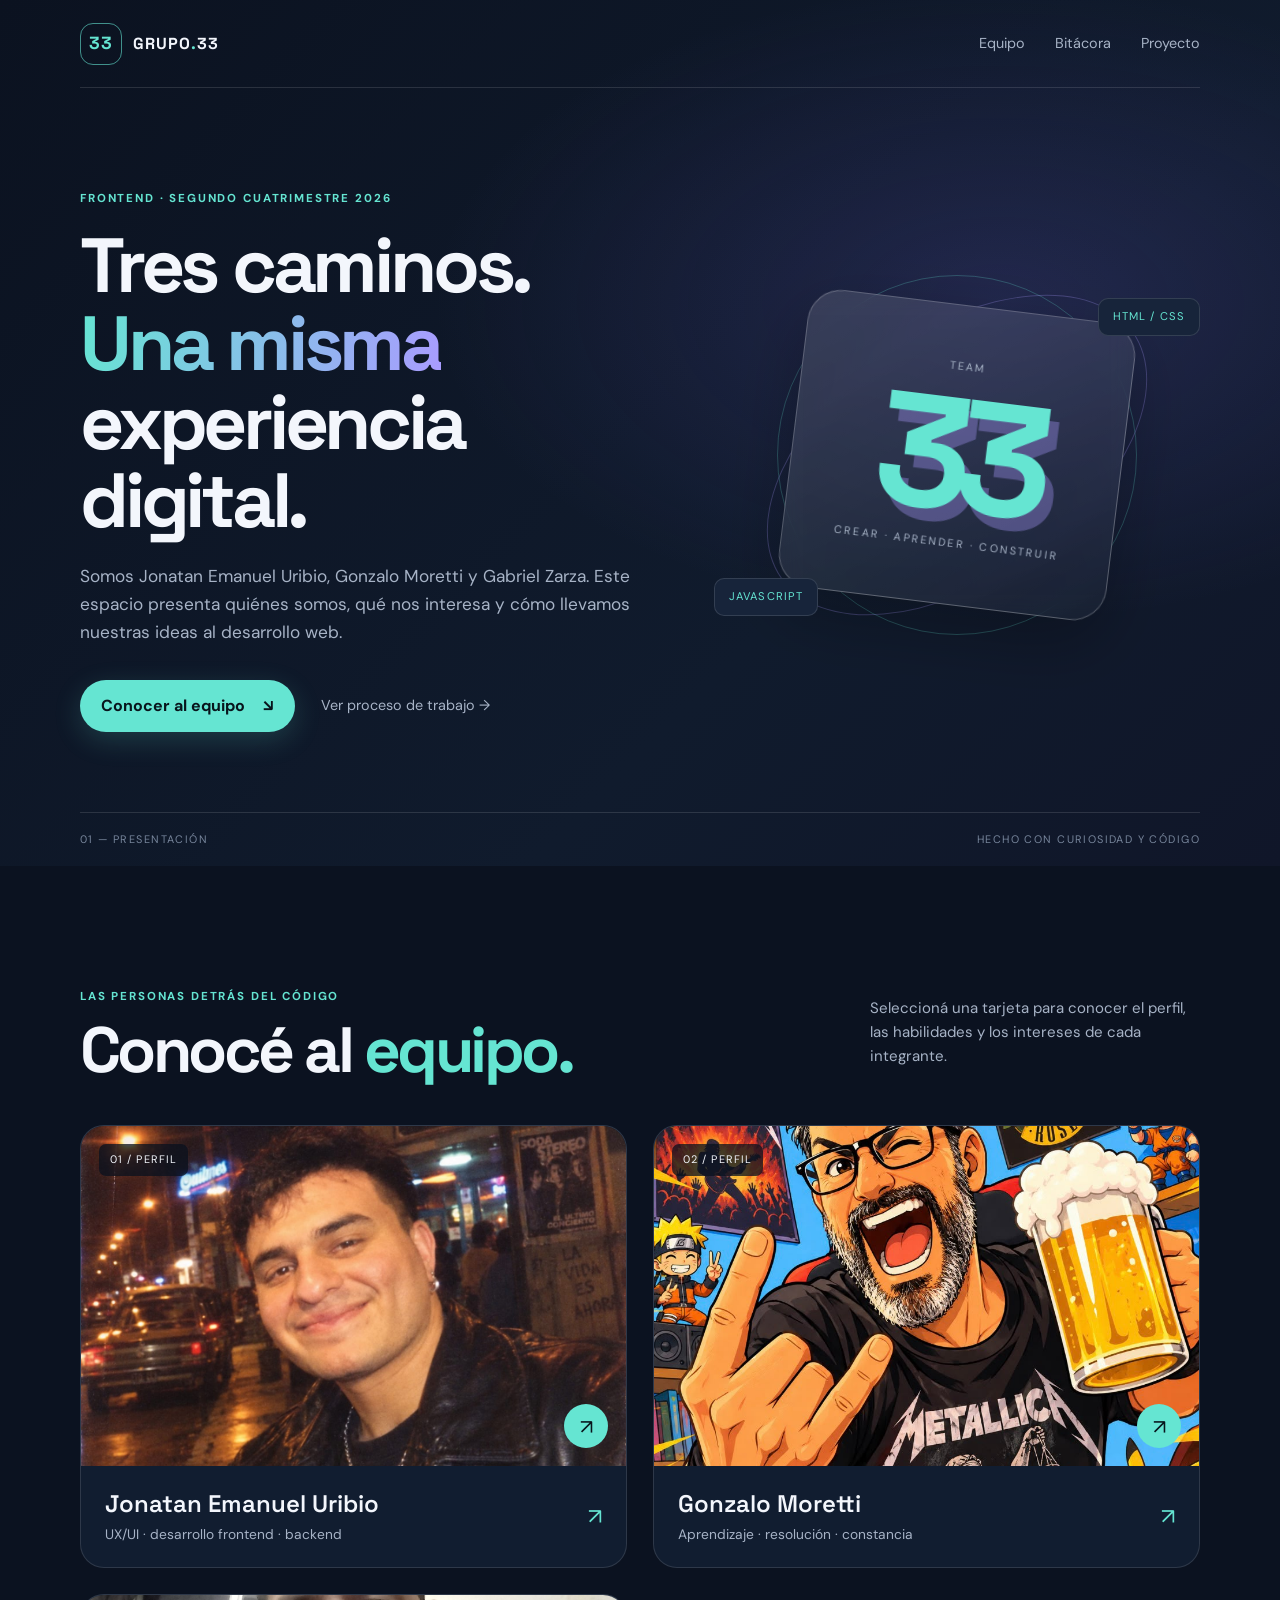
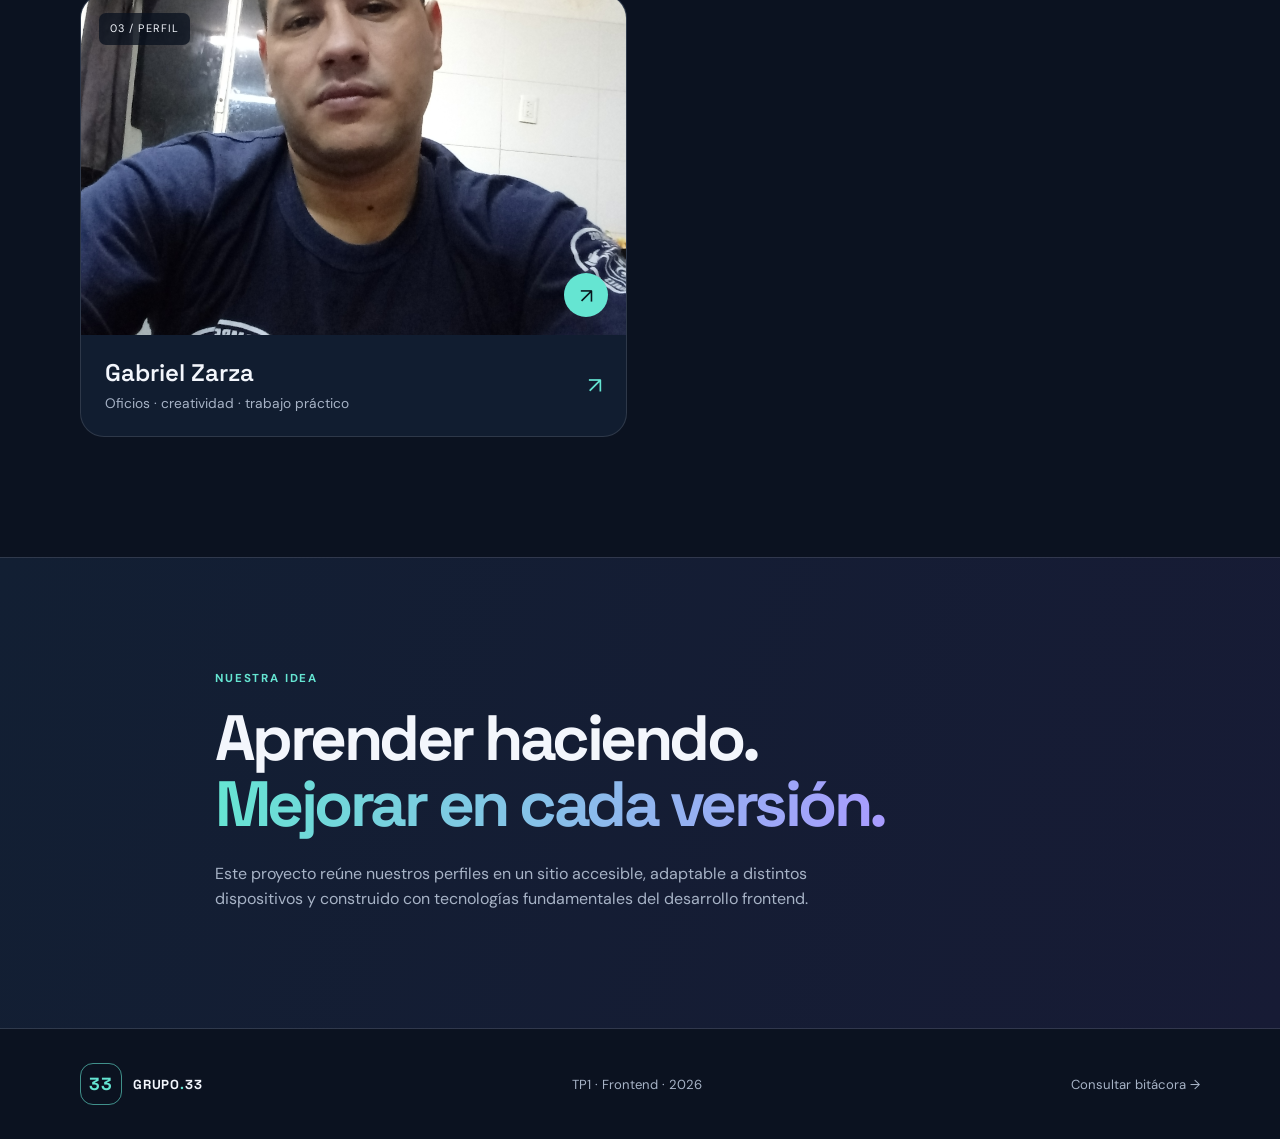
<file: index.html>
<!DOCTYPE html>
<html lang="es">
<head>
  <meta charset="UTF-8">
  <meta name="viewport" content="width=device-width, initial-scale=1">
  <meta name="description" content="Conocé a Jonatan Emanuel Uribio, Gonzalo Moretti y Gabriel Zarza, integrantes del Grupo 33 de Frontend.">
  <meta name="theme-color" content="#101827">
  <title>Grupo 33 | Frontend</title>
  <link rel="preconnect" href="https://fonts.googleapis.com">
  <link rel="preconnect" href="https://fonts.gstatic.com" crossorigin>
  <link href="https://fonts.googleapis.com/css2?family=DM+Sans:wght@400;500;600;700&family=Space+Grotesk:wght@500;600;700&display=swap" rel="stylesheet">
  <link rel="stylesheet" href="css/styles.css">
  <script src="js/main.js" defer></script>
</head>
<body>
  <a class="skip-link" href="#contenido">Saltar al contenido</a>
  <header class="hero">
    <nav class="nav wrap" aria-label="Navegación principal">
      <a class="brand" href="index.html"><span class="brand-mark">33</span><span>GRUPO<span class="accent">.</span>33</span></a>
      <div class="nav-links"><a href="#equipo">Equipo</a><a href="bitacora.html">Bitácora</a><a href="#proyecto">Proyecto</a></div>
    </nav>
    <div class="hero-grid wrap">
      <div class="hero-copy">
        <p class="eyebrow"><span class="pulse"></span> FRONTEND · SEGUNDO CUATRIMESTRE 2026</p>
        <h1>Tres caminos.<br><span class="gradient-text">Una misma</span><br>experiencia digital.</h1>
        <p class="hero-lead">Somos Jonatan Emanuel Uribio, Gonzalo Moretti y Gabriel Zarza. Este espacio presenta quiénes somos, qué nos interesa y cómo llevamos nuestras ideas al desarrollo web.</p>
        <div class="hero-actions"><a class="btn btn-primary" href="#equipo">Conocer al equipo <span>↘</span></a><a class="text-link" href="bitacora.html">Ver proceso de trabajo →</a></div>
      </div>
      <div class="hero-art" aria-label="Identidad gráfica del Grupo 33">
        <div class="orbit orbit-one"></div><div class="orbit orbit-two"></div>
        <div class="number-card"><span class="number-label">TEAM</span><strong>33</strong><span class="number-foot">CREAR · APRENDER · CONSTRUIR</span></div>
        <span class="art-tag tag-top">HTML / CSS</span><span class="art-tag tag-bottom">JAVASCRIPT</span>
      </div>
    </div>
    <div class="hero-bottom wrap"><span>01 — PRESENTACIÓN</span><span>HECHO CON CURIOSIDAD Y CÓDIGO</span></div>
  </header>
  <main id="contenido">
    <section class="section wrap" id="equipo">
      <div class="section-heading"><div><p class="eyebrow">LAS PERSONAS DETRÁS DEL CÓDIGO</p><h2>Conocé al <span class="accent">equipo.</span></h2></div><p class="section-note">Seleccioná una tarjeta para conocer el perfil, las habilidades y los intereses de cada integrante.</p></div>
      <div class="team-grid">
        <article class="member-card">
          <a class="member-link" href="perfiles/jonatan.html" aria-label="Ver perfil de Jonatan Emanuel Uribio">
            <div class="member-photo"><img src="imgs/jonatan.jpeg" alt="Fotografía de Jonatan Emanuel Uribio"><span class="member-index">01 / PERFIL</span><span class="arrow-circle">↗</span></div>
            <div class="member-info"><div><h3>Jonatan Emanuel Uribio</h3><p>UX/UI · desarrollo frontend · backend</p></div><span class="member-arrow">↗</span></div>
          </a>
        </article>
        <article class="member-card">
          <a class="member-link" href="perfiles/gonzalo.html" aria-label="Ver perfil de Gonzalo Moretti">
            <div class="member-photo"><img src="imgs/gonzalo.jpg" alt="Fotografía de Gonzalo Moretti"><span class="member-index">02 / PERFIL</span><span class="arrow-circle">↗</span></div>
            <div class="member-info"><div><h3>Gonzalo Moretti</h3><p>Aprendizaje · resolución · constancia</p></div><span class="member-arrow">↗</span></div>
          </a>
        </article>
        <article class="member-card">
          <a class="member-link" href="perfiles/gabriel.html" aria-label="Ver perfil de Gabriel Zarza">
            <div class="member-photo"><img src="imgs/gabriel.jpg" alt="Fotografía de Gabriel Zarza"><span class="member-index">03 / PERFIL</span><span class="arrow-circle">↗</span></div>
            <div class="member-info"><div><h3>Gabriel Zarza</h3><p>Oficios · creatividad · trabajo práctico</p></div><span class="member-arrow">↗</span></div>
          </a>
        </article>
      </div>
    </section>
    <section class="statement" id="proyecto"><div class="wrap statement-inner"><p class="eyebrow">NUESTRA IDEA</p><h2>Aprender haciendo.<br><span class="gradient-text">Mejorar en cada versión.</span></h2><p>Este proyecto reúne nuestros perfiles en un sitio accesible, adaptable a distintos dispositivos y construido con tecnologías fundamentales del desarrollo frontend.</p></div></section>
  </main>
  <footer class="footer wrap"><a class="brand" href="index.html"><span class="brand-mark">33</span><span>GRUPO<span class="accent">.</span>33</span></a><span>TP1 · Frontend · 2026</span><a href="bitacora.html">Consultar bitácora →</a></footer>
</body>
</html>
</file>
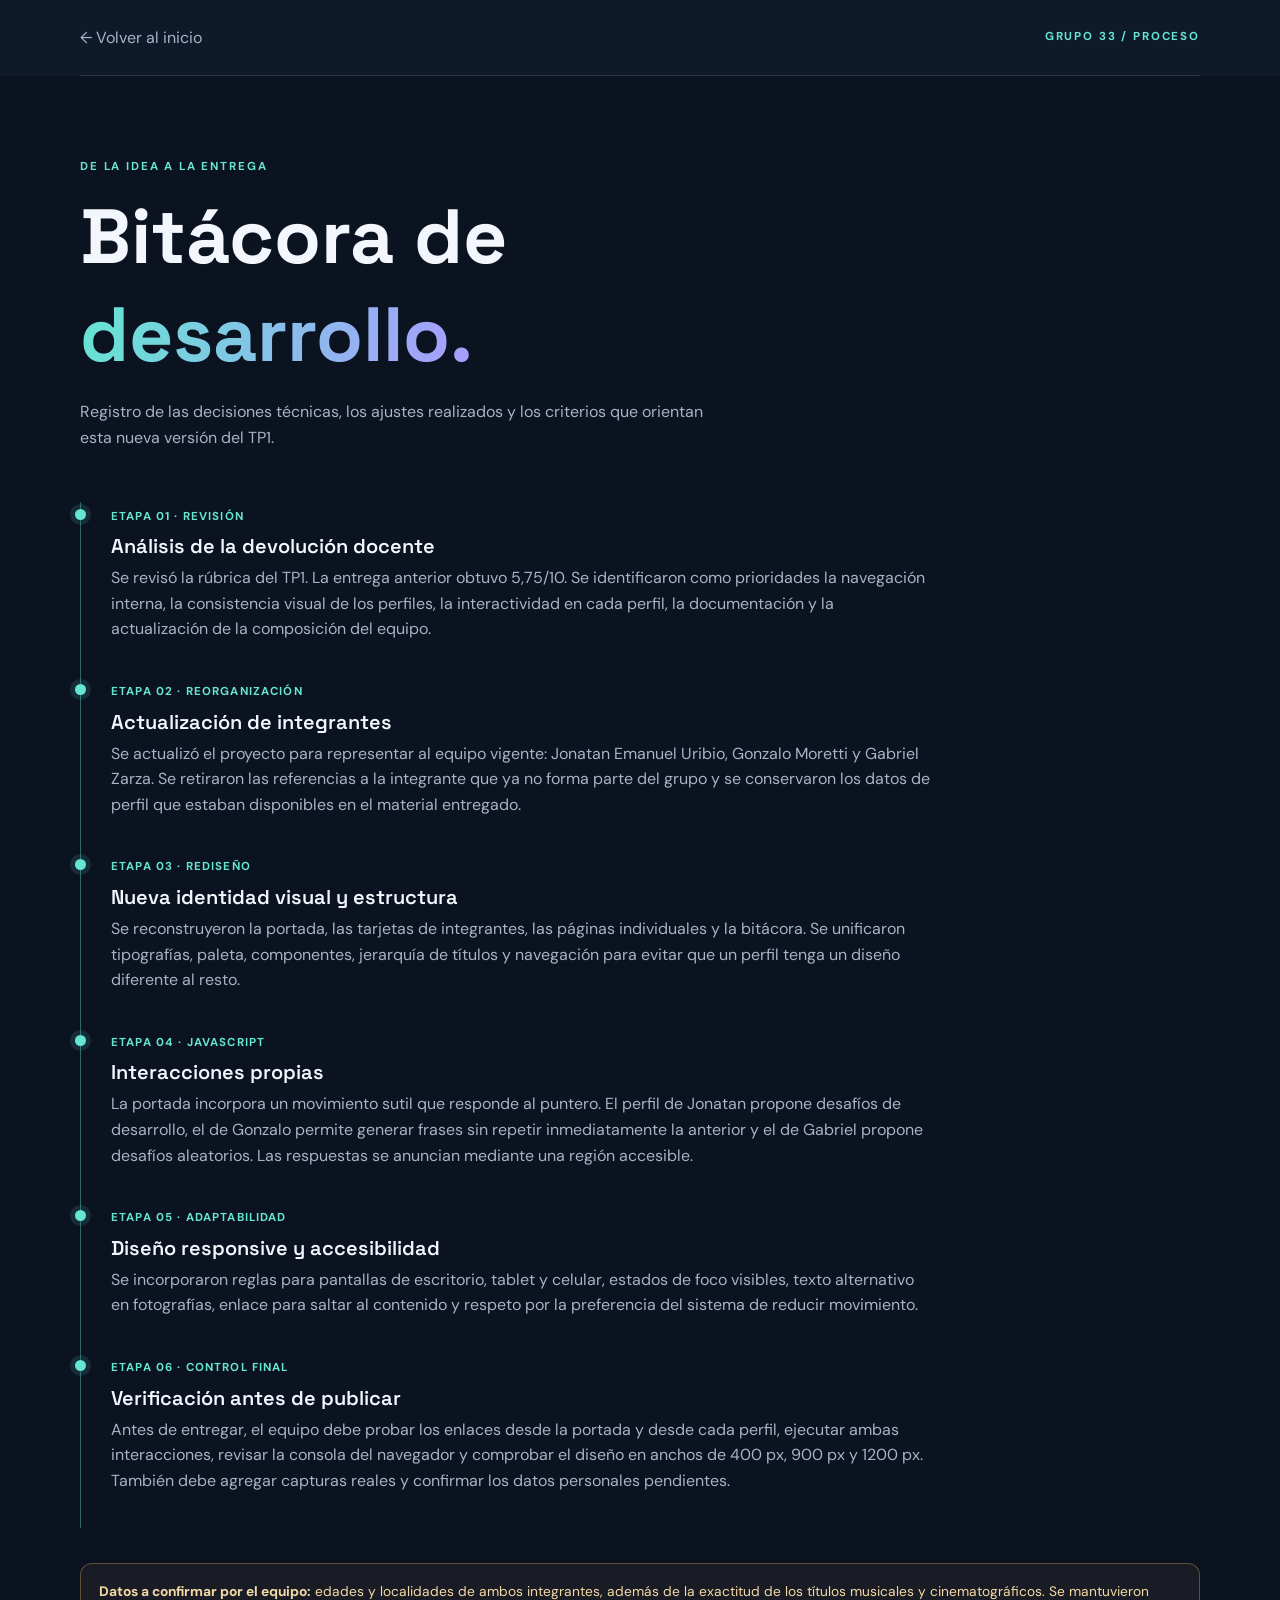
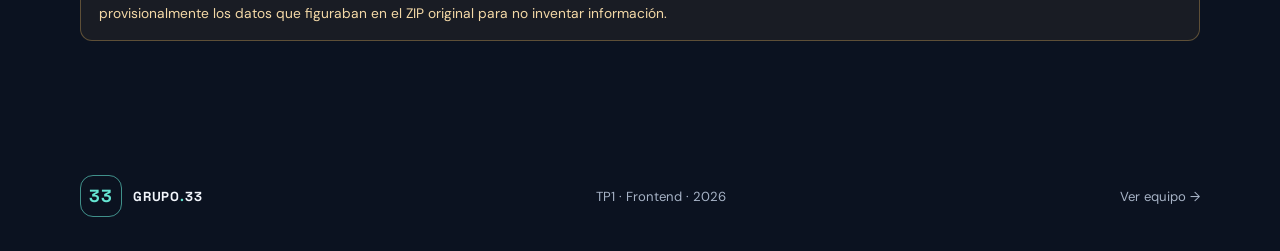
<file: bitacora.html>
<!DOCTYPE html>
<html lang="es"><head><meta charset="UTF-8"><meta name="viewport" content="width=device-width, initial-scale=1"><meta name="description" content="Bitácora de desarrollo del TP1 del Grupo 33."><title>Bitácora | Grupo 33</title><link rel="preconnect" href="https://fonts.googleapis.com"><link rel="preconnect" href="https://fonts.gstatic.com" crossorigin><link href="https://fonts.googleapis.com/css2?family=DM+Sans:wght@400;500;600;700&family=Space+Grotesk:wght@500;600;700&display=swap" rel="stylesheet"><link rel="stylesheet" href="css/styles.css"></head>
<body><a class="skip-link" href="#contenido">Saltar al contenido</a><header class="profile-header"><nav class="wrap profile-nav"><a class="back-link" href="index.html">← Volver al inicio</a><span class="eyebrow">GRUPO 33 / PROCESO</span></nav></header>
<main id="contenido" class="wrap log-main"><p class="eyebrow">DE LA IDEA A LA ENTREGA</p><h1>Bitácora de<br><span class="gradient-text">desarrollo.</span></h1><p class="log-intro">Registro de las decisiones técnicas, los ajustes realizados y los criterios que orientan esta nueva versión del TP1.</p>
<ol class="timeline">
<li><time>ETAPA 01 · REVISIÓN</time><h2>Análisis de la devolución docente</h2><p>Se revisó la rúbrica del TP1. La entrega anterior obtuvo 5,75/10. Se identificaron como prioridades la navegación interna, la consistencia visual de los perfiles, la interactividad en cada perfil, la documentación y la actualización de la composición del equipo.</p></li>
<li><time>ETAPA 02 · REORGANIZACIÓN</time><h2>Actualización de integrantes</h2><p>Se actualizó el proyecto para representar al equipo vigente: Jonatan Emanuel Uribio, Gonzalo Moretti y Gabriel Zarza. Se retiraron las referencias a la integrante que ya no forma parte del grupo y se conservaron los datos de perfil que estaban disponibles en el material entregado.</p></li>
<li><time>ETAPA 03 · REDISEÑO</time><h2>Nueva identidad visual y estructura</h2><p>Se reconstruyeron la portada, las tarjetas de integrantes, las páginas individuales y la bitácora. Se unificaron tipografías, paleta, componentes, jerarquía de títulos y navegación para evitar que un perfil tenga un diseño diferente al resto.</p></li>
<li><time>ETAPA 04 · JAVASCRIPT</time><h2>Interacciones propias</h2><p>La portada incorpora un movimiento sutil que responde al puntero. El perfil de Jonatan propone desafíos de desarrollo, el de Gonzalo permite generar frases sin repetir inmediatamente la anterior y el de Gabriel propone desafíos aleatorios. Las respuestas se anuncian mediante una región accesible.</p></li>
<li><time>ETAPA 05 · ADAPTABILIDAD</time><h2>Diseño responsive y accesibilidad</h2><p>Se incorporaron reglas para pantallas de escritorio, tablet y celular, estados de foco visibles, texto alternativo en fotografías, enlace para saltar al contenido y respeto por la preferencia del sistema de reducir movimiento.</p></li>
<li><time>ETAPA 06 · CONTROL FINAL</time><h2>Verificación antes de publicar</h2><p>Antes de entregar, el equipo debe probar los enlaces desde la portada y desde cada perfil, ejecutar ambas interacciones, revisar la consola del navegador y comprobar el diseño en anchos de 400 px, 900 px y 1200 px. También debe agregar capturas reales y confirmar los datos personales pendientes.</p></li>
</ol>
<div class="note"><strong>Datos a confirmar por el equipo:</strong> edades y localidades de ambos integrantes, además de la exactitud de los títulos musicales y cinematográficos. Se mantuvieron provisionalmente los datos que figuraban en el ZIP original para no inventar información.</div>
</main><footer class="footer wrap"><a class="brand" href="index.html"><span class="brand-mark">33</span><span>GRUPO<span class="accent">.</span>33</span></a><span>TP1 · Frontend · 2026</span><a href="index.html#equipo">Ver equipo →</a></footer></body></html>
</file>
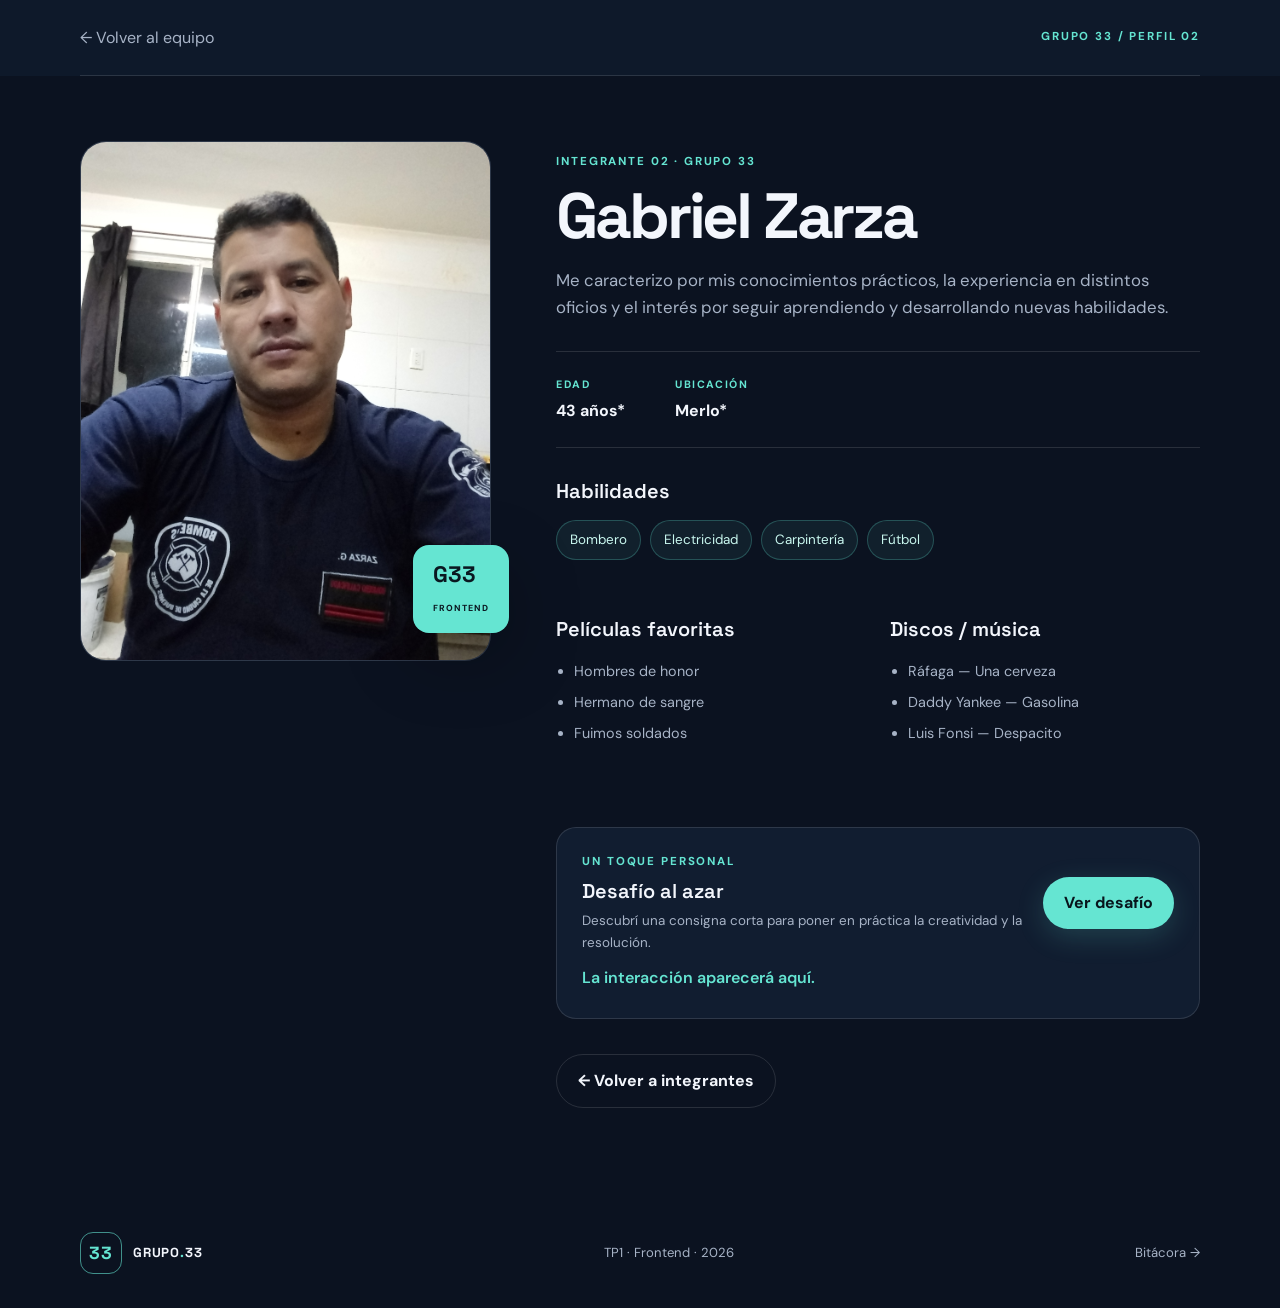
<file: perfiles/gabriel.html>
<!DOCTYPE html>
<html lang="es">
<head>
<meta charset="UTF-8"><meta name="viewport" content="width=device-width, initial-scale=1">
<meta name="description" content="Perfil de Gabriel Zarza, integrante del Grupo 33 de Frontend.">
<title>Gabriel Zarza | Grupo 33</title>
<link rel="preconnect" href="https://fonts.googleapis.com"><link rel="preconnect" href="https://fonts.gstatic.com" crossorigin>
<link href="https://fonts.googleapis.com/css2?family=DM+Sans:wght@400;500;600;700&family=Space+Grotesk:wght@500;600;700&display=swap" rel="stylesheet">
<link rel="stylesheet" href="../css/styles.css"><script src="../js/profile.js" defer></script>
</head>
<body><a class="skip-link" href="#contenido">Saltar al contenido</a>
<header class="profile-header"><div class="wrap profile-nav"><a class="back-link" href="../index.html">← Volver al equipo</a><span class="eyebrow">GRUPO 33 / PERFIL 02</span></div></header>
<main id="contenido" class="wrap profile-main">
<section class="profile-layout">
<div class="profile-visual"><img class="profile-portrait" src="../imgs/gabriel.jpg" alt="Fotografía de Gabriel Zarza"><div class="profile-stamp">G33<br><small>FRONTEND</small></div></div>
<div class="profile-content"><p class="eyebrow">INTEGRANTE 02 · GRUPO 33</p><h1>Gabriel Zarza</h1><p class="profile-intro">Me caracterizo por mis conocimientos prácticos, la experiencia en distintos oficios y el interés por seguir aprendiendo y desarrollando nuevas habilidades.</p>
<div class="facts"><div><span>EDAD</span><strong>43 años*</strong></div><div><span>UBICACIÓN</span><strong>Merlo*</strong></div></div>
<section class="profile-block"><h2>Habilidades</h2><ul class="chips"><li>Bombero</li><li>Electricidad</li><li>Carpintería</li><li>Fútbol</li></ul></section>
<div class="profile-columns"><section class="profile-block"><h2>Películas favoritas</h2><ul class="simple-list"><li>Hombres de honor</li><li>Hermano de sangre</li><li>Fuimos soldados</li></ul></section><section class="profile-block"><h2>Discos / música</h2><ul class="simple-list"><li>Ráfaga — Una cerveza</li><li>Daddy Yankee — Gasolina</li><li>Luis Fonsi — Despacito</li></ul></section></div>
<section class="interactive-box"><div><p class="eyebrow">UN TOQUE PERSONAL</p><h2>Desafío al azar</h2><p>Descubrí una consigna corta para poner en práctica la creatividad y la resolución.</p></div><button class="btn btn-primary interaction-button" type="button" data-action="challenge">Ver desafío</button><p class="interaction-result" aria-live="polite">La interacción aparecerá aquí.</p></section>
<a class="btn btn-outline" href="../index.html#equipo">← Volver a integrantes</a>
</div></section></main>
<footer class="footer wrap"><a class="brand" href="../index.html"><span class="brand-mark">33</span><span>GRUPO<span class="accent">.</span>33</span></a><span>TP1 · Frontend · 2026</span><a href="../bitacora.html">Bitácora →</a></footer>
</body></html>
</file>
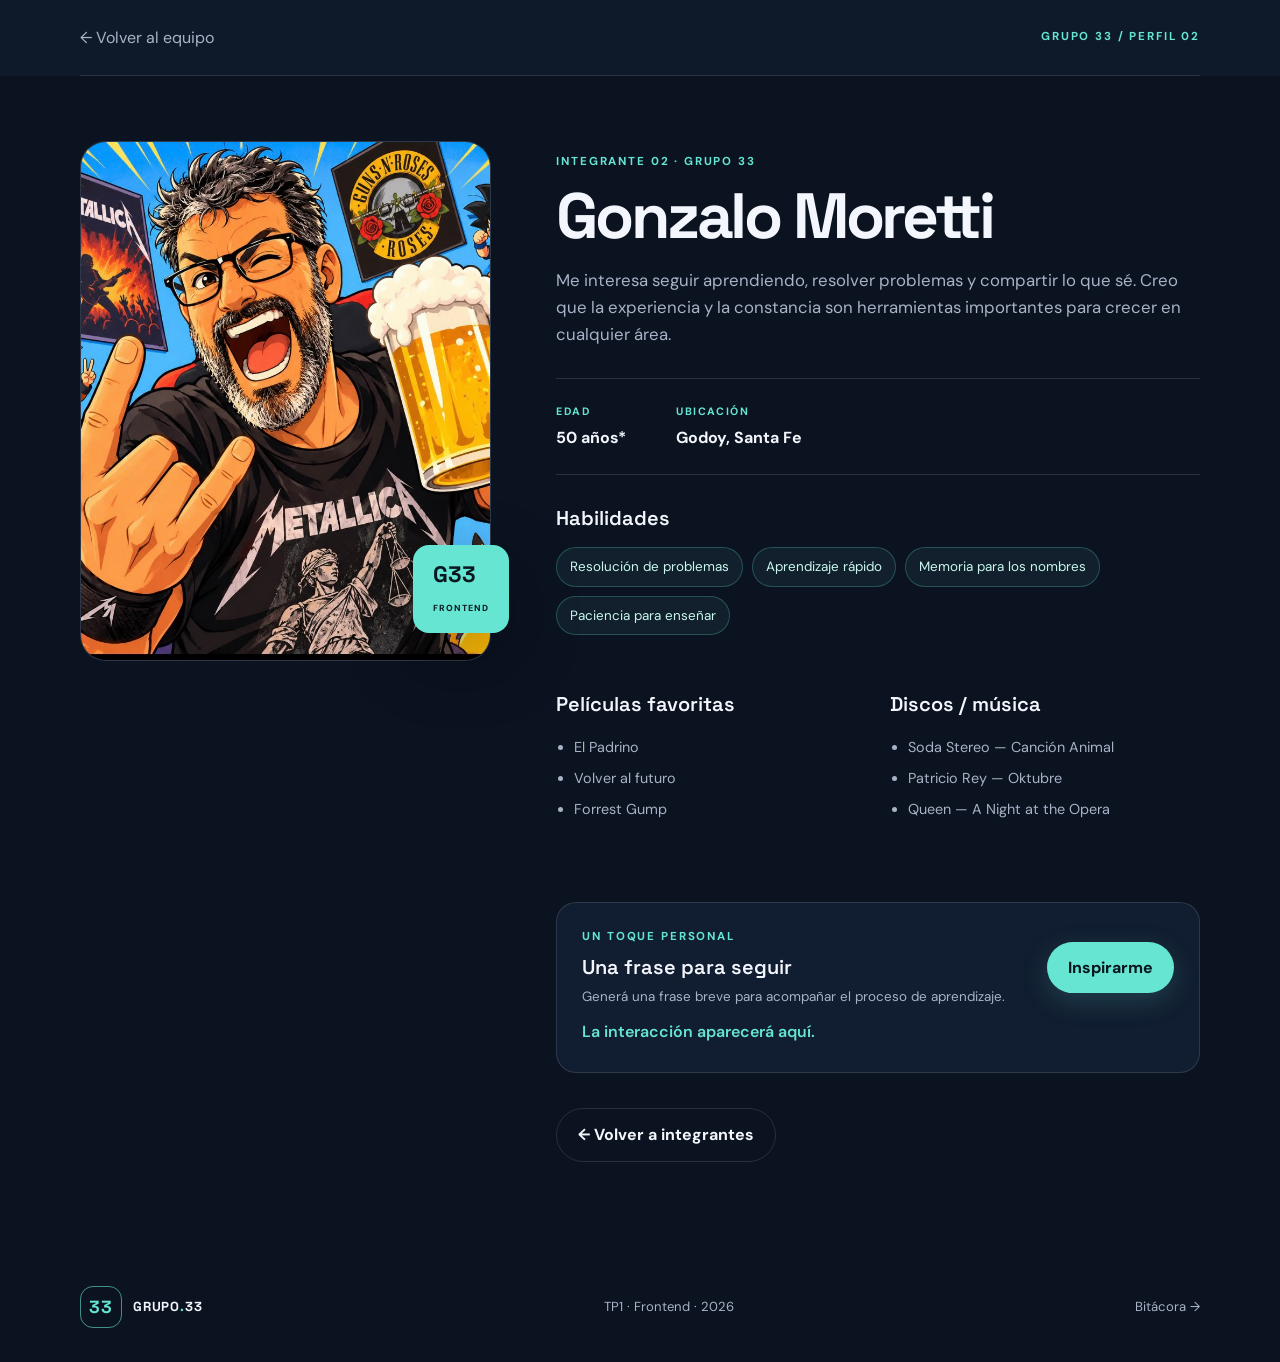
<file: perfiles/gonzalo.html>
<!DOCTYPE html>
<html lang="es">
<head>
<meta charset="UTF-8"><meta name="viewport" content="width=device-width, initial-scale=1">
<meta name="description" content="Perfil de Gonzalo Moretti, integrante del Grupo 33 de Frontend.">
<title>Gonzalo Moretti | Grupo 33</title>
<link rel="preconnect" href="https://fonts.googleapis.com"><link rel="preconnect" href="https://fonts.gstatic.com" crossorigin>
<link href="https://fonts.googleapis.com/css2?family=DM+Sans:wght@400;500;600;700&family=Space+Grotesk:wght@500;600;700&display=swap" rel="stylesheet">
<link rel="stylesheet" href="../css/styles.css"><script src="../js/profile.js" defer></script>
</head>
<body><a class="skip-link" href="#contenido">Saltar al contenido</a>
<header class="profile-header"><div class="wrap profile-nav"><a class="back-link" href="../index.html">← Volver al equipo</a><span class="eyebrow">GRUPO 33 / PERFIL 02</span></div></header>
<main id="contenido" class="wrap profile-main">
<section class="profile-layout">
<div class="profile-visual"><img class="profile-portrait" src="../imgs/gonzalo.jpg" alt="Fotografía de Gonzalo Moretti"><div class="profile-stamp">G33<br><small>FRONTEND</small></div></div>
<div class="profile-content"><p class="eyebrow">INTEGRANTE 02 · GRUPO 33</p><h1>Gonzalo Moretti</h1><p class="profile-intro">Me interesa seguir aprendiendo, resolver problemas y compartir lo que sé. Creo que la experiencia y la constancia son herramientas importantes para crecer en cualquier área.</p>
<div class="facts"><div><span>EDAD</span><strong>50 años*</strong></div><div><span>UBICACIÓN</span><strong>Godoy, Santa Fe</strong></div></div>
<section class="profile-block"><h2>Habilidades</h2><ul class="chips"><li>Resolución de problemas</li><li>Aprendizaje rápido</li><li>Memoria para los nombres</li><li>Paciencia para enseñar</li></ul></section>
<div class="profile-columns"><section class="profile-block"><h2>Películas favoritas</h2><ul class="simple-list"><li>El Padrino</li><li>Volver al futuro</li><li>Forrest Gump</li></ul></section><section class="profile-block"><h2>Discos / música</h2><ul class="simple-list"><li>Soda Stereo — Canción Animal</li><li>Patricio Rey — Oktubre</li><li>Queen — A Night at the Opera</li></ul></section></div>
<section class="interactive-box"><div><p class="eyebrow">UN TOQUE PERSONAL</p><h2>Una frase para seguir</h2><p>Generá una frase breve para acompañar el proceso de aprendizaje.</p></div><button class="btn btn-primary interaction-button" type="button" data-action="quote">Inspirarme</button><p class="interaction-result" aria-live="polite">La interacción aparecerá aquí.</p></section>
<a class="btn btn-outline" href="../index.html#equipo">← Volver a integrantes</a>
</div></section></main>
<footer class="footer wrap"><a class="brand" href="../index.html"><span class="brand-mark">33</span><span>GRUPO<span class="accent">.</span>33</span></a><span>TP1 · Frontend · 2026</span><a href="../bitacora.html">Bitácora →</a></footer>
</body></html>
</file>
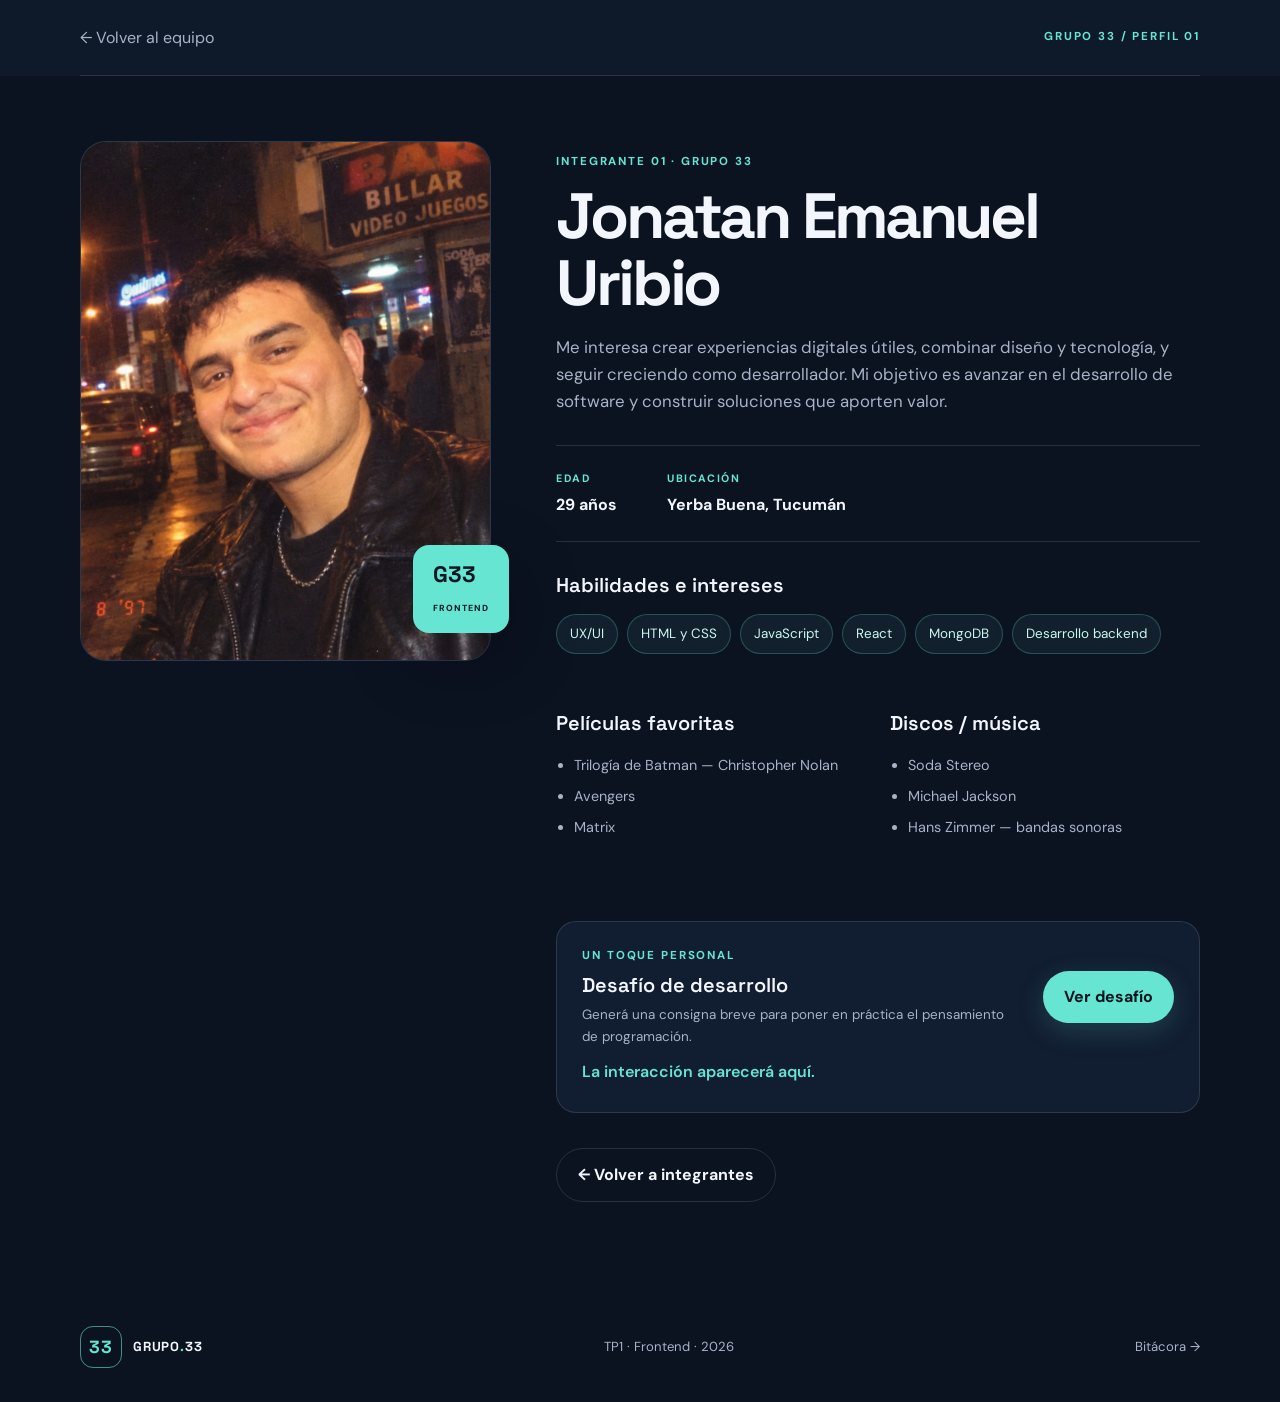
<file: perfiles/jonatan.html>
<!DOCTYPE html>
<html lang="es">
<head>
<meta charset="UTF-8"><meta name="viewport" content="width=device-width, initial-scale=1">
<meta name="description" content="Perfil de Jonatan Emanuel Uribio, integrante del Grupo 33 de Frontend.">
<title>Jonatan Emanuel Uribio | Grupo 33</title>
<link rel="preconnect" href="https://fonts.googleapis.com"><link rel="preconnect" href="https://fonts.gstatic.com" crossorigin>
<link href="https://fonts.googleapis.com/css2?family=DM+Sans:wght@400;500;600;700&family=Space+Grotesk:wght@500;600;700&display=swap" rel="stylesheet">
<link rel="stylesheet" href="../css/styles.css"><script src="../js/profile.js" defer></script>
</head>
<body><a class="skip-link" href="#contenido">Saltar al contenido</a>
<header class="profile-header"><div class="wrap profile-nav"><a class="back-link" href="../index.html">← Volver al equipo</a><span class="eyebrow">GRUPO 33 / PERFIL 01</span></div></header>
<main id="contenido" class="wrap profile-main">
<section class="profile-layout">
<div class="profile-visual"><img class="profile-portrait" src="../imgs/jonatan.jpeg" alt="Fotografía de Jonatan Emanuel Uribio"><div class="profile-stamp">G33<br><small>FRONTEND</small></div></div>
<div class="profile-content"><p class="eyebrow">INTEGRANTE 01 · GRUPO 33</p><h1>Jonatan Emanuel Uribio</h1><p class="profile-intro">Me interesa crear experiencias digitales útiles, combinar diseño y tecnología, y seguir creciendo como desarrollador. Mi objetivo es avanzar en el desarrollo de software y construir soluciones que aporten valor.</p>
<div class="facts"><div><span>EDAD</span><strong>29 años</strong></div><div><span>UBICACIÓN</span><strong>Yerba Buena, Tucumán</strong></div></div>
<section class="profile-block"><h2>Habilidades e intereses</h2><ul class="chips"><li>UX/UI</li><li>HTML y CSS</li><li>JavaScript</li><li>React</li><li>MongoDB</li><li>Desarrollo backend</li></ul></section>
<div class="profile-columns"><section class="profile-block"><h2>Películas favoritas</h2><ul class="simple-list"><li>Trilogía de Batman — Christopher Nolan</li><li>Avengers</li><li>Matrix</li></ul></section><section class="profile-block"><h2>Discos / música</h2><ul class="simple-list"><li>Soda Stereo</li><li>Michael Jackson</li><li>Hans Zimmer — bandas sonoras</li></ul></section></div>
<section class="interactive-box"><div><p class="eyebrow">UN TOQUE PERSONAL</p><h2>Desafío de desarrollo</h2><p>Generá una consigna breve para poner en práctica el pensamiento de programación.</p></div><button class="btn btn-primary interaction-button" type="button" data-action="challenge">Ver desafío</button><p class="interaction-result" aria-live="polite">La interacción aparecerá aquí.</p></section>
<a class="btn btn-outline" href="../index.html#equipo">← Volver a integrantes</a>
</div></section></main>
<footer class="footer wrap"><a class="brand" href="../index.html"><span class="brand-mark">33</span><span>GRUPO<span class="accent">.</span>33</span></a><span>TP1 · Frontend · 2026</span><a href="../bitacora.html">Bitácora →</a></footer>
</body></html>
</file>
<file: css/styles.css>
/* Grupo 33 — estilos globales */
:root{--bg:#0b1220;--panel:#111d30;--panel2:#16243a;--text:#f3f6fc;--muted:#a7b3c6;--line:rgba(255,255,255,.12);--cyan:#65e5d2;--violet:#a99bff;--radius:24px;--shadow:0 24px 70px rgba(0,0,0,.28)}
*{box-sizing:border-box}html{scroll-behavior:smooth}body{margin:0;background:var(--bg);color:var(--text);font-family:"DM Sans",Arial,sans-serif;line-height:1.6}a{color:inherit;text-decoration:none}img{display:block;max-width:100%}button{font:inherit}.wrap{width:min(1120px,calc(100% - 48px));margin-inline:auto}.skip-link{position:absolute;left:-9999px;top:8px;background:white;color:#111;padding:10px;z-index:20}.skip-link:focus{left:10px}.accent{color:var(--cyan)}.gradient-text{background:linear-gradient(100deg,var(--cyan),var(--violet));-webkit-background-clip:text;background-clip:text;color:transparent}.eyebrow{font-size:.72rem;font-weight:700;letter-spacing:.16em;color:var(--cyan)}.hero{min-height:700px;position:relative;overflow:hidden;background:radial-gradient(ellipse at 78% 35%,rgba(91,81,180,.24),transparent 40%),linear-gradient(135deg,#0b1220,#101b2d 65%,#101629)}.nav,.profile-nav{height:88px;display:flex;align-items:center;justify-content:space-between;border-bottom:1px solid var(--line)}.brand{display:inline-flex;align-items:center;gap:11px;font-family:"Space Grotesk";font-weight:700;letter-spacing:.06em}.brand-mark{display:grid;place-items:center;width:42px;height:42px;border:1px solid rgba(101,229,210,.6);border-radius:13px;color:var(--cyan);font-size:1.1rem}.nav-links{display:flex;gap:30px;color:var(--muted);font-size:.9rem}.nav-links a:hover,.footer a:hover,.text-link:hover{color:var(--cyan)}.hero-grid{display:grid;grid-template-columns:1.1fr .9fr;align-items:center;gap:40px;padding-top:90px;padding-bottom:80px}.hero-copy h1,.section-heading h2,.statement h2{font-family:"Space Grotesk";font-size:clamp(3rem,6vw,5.4rem);line-height:1.02;letter-spacing:-.055em;margin:18px 0 24px}.hero-lead{max-width:570px;color:var(--muted);font-size:1.08rem}.hero-actions{display:flex;align-items:center;gap:26px;margin-top:34px}.btn{display:inline-flex;align-items:center;justify-content:center;gap:18px;border:0;border-radius:999px;padding:13px 21px;font-weight:700;cursor:pointer;transition:transform .2s,box-shadow .2s,background .2s}.btn:hover{transform:translateY(-3px)}.btn-primary{background:var(--cyan);color:#08151c;box-shadow:0 8px 28px rgba(101,229,210,.18)}.btn-primary:hover{box-shadow:0 12px 34px rgba(101,229,210,.3)}.text-link{color:var(--muted);font-size:.9rem}.hero-art{height:390px;position:relative;display:grid;place-items:center}.number-card{width:min(330px,80%);height:300px;border:1px solid rgba(255,255,255,.24);border-radius:34px;background:linear-gradient(145deg,rgba(255,255,255,.12),rgba(255,255,255,.025));backdrop-filter:blur(12px);box-shadow:var(--shadow);display:flex;flex-direction:column;align-items:center;justify-content:center;transform:rotate(7deg);position:relative;z-index:2}.number-card strong{font-family:"Space Grotesk";font-size:10rem;line-height:1;color:var(--cyan);letter-spacing:-.1em;text-shadow:10px 12px 0 rgba(169,155,255,.35)}.number-label,.number-foot{font-size:.68rem;letter-spacing:.2em;color:var(--muted)}.orbit{position:absolute;border:1px solid rgba(101,229,210,.25);border-radius:50%;width:360px;height:360px}.orbit-two{width:430px;height:250px;transform:rotate(-35deg);border-color:rgba(169,155,255,.28)}.art-tag{position:absolute;z-index:3;padding:9px 14px;border:1px solid var(--line);background:#17243a;border-radius:10px;font-size:.7rem;letter-spacing:.1em;color:var(--cyan)}.tag-top{top:38px;right:0}.tag-bottom{bottom:34px;left:0}.hero-bottom{display:flex;justify-content:space-between;border-top:1px solid var(--line);padding:18px 0;color:#77859b;font-size:.68rem;letter-spacing:.13em}.section{padding-top:110px;padding-bottom:120px}.section-heading{display:flex;justify-content:space-between;align-items:end;gap:40px;margin-bottom:42px}.section-heading h2{font-size:clamp(2.7rem,5vw,4.2rem);margin:12px 0 0}.section-note{max-width:330px;color:var(--muted);font-size:.94rem}.team-grid{display:grid;grid-template-columns:repeat(2,minmax(0,1fr));gap:26px}.member-card{background:var(--panel);border:1px solid var(--line);border-radius:var(--radius);overflow:hidden;transition:transform .25s,border-color .25s}.member-card:hover{transform:translateY(-7px);border-color:rgba(101,229,210,.55)}.member-photo{height:340px;position:relative;overflow:hidden;background:var(--panel2)}.member-photo img{width:100%;height:100%;object-fit:cover;transition:transform .5s}.member-card:hover img{transform:scale(1.04)}.member-index{position:absolute;top:18px;left:18px;background:rgba(8,17,30,.75);padding:7px 11px;border-radius:7px;font-size:.68rem;letter-spacing:.1em}.arrow-circle{position:absolute;right:18px;bottom:18px;width:44px;height:44px;border-radius:50%;display:grid;place-items:center;background:var(--cyan);color:#08151c;font-size:1.3rem}.member-info{padding:22px 24px;display:flex;justify-content:space-between;align-items:center}.member-info h3{font:600 1.5rem "Space Grotesk";margin:0}.member-info p{margin:4px 0 0;color:var(--muted);font-size:.86rem}.member-arrow{font-size:1.4rem;color:var(--cyan)}.statement{background:linear-gradient(110deg,#121f33,#171b35);border-block:1px solid var(--line);padding:100px 0}.statement-inner{max-width:850px}.statement h2{font-size:clamp(2.8rem,5vw,4.6rem)}.statement-inner>p:last-child{max-width:620px;color:var(--muted)}.footer{min-height:110px;display:flex;align-items:center;justify-content:space-between;gap:20px;color:var(--muted);font-size:.82rem}.footer .brand{color:var(--text)}.profile-header{background:#0e192a}.profile-nav{height:76px}.back-link{color:var(--muted)}.back-link:hover{color:var(--cyan)}.profile-main{padding-top:65px;padding-bottom:90px}.profile-layout{display:grid;grid-template-columns:.78fr 1.22fr;gap:65px;align-items:start}.profile-visual{position:sticky;top:30px}.profile-portrait{width:100%;height:520px;object-fit:cover;border-radius:26px;border:1px solid var(--line);background:var(--panel)}.profile-stamp{position:absolute;right:-18px;bottom:28px;background:var(--cyan);color:#0a1720;border-radius:16px;padding:15px 20px;font:700 1.4rem "Space Grotesk";box-shadow:var(--shadow)}.profile-stamp small{font:700 .55rem "DM Sans";letter-spacing:.12em}.profile-content h1{font:700 clamp(2.8rem,5vw,4.6rem)/1.05 "Space Grotesk";letter-spacing:-.05em;margin:12px 0}.profile-intro{color:var(--muted);font-size:1.05rem}.facts{display:flex;gap:50px;padding:24px 0;border-block:1px solid var(--line);margin:30px 0}.facts div{display:grid;gap:5px}.facts span{font-size:.67rem;letter-spacing:.13em;color:var(--cyan);font-weight:700}.facts strong{font-size:1rem}.profile-block{margin:28px 0}.profile-block h2,.interactive-box h2{font:600 1.25rem "Space Grotesk";margin:0 0 14px}.chips{display:flex;flex-wrap:wrap;gap:9px;padding:0;list-style:none}.chips li{border:1px solid rgba(101,229,210,.25);background:rgba(101,229,210,.07);color:#c9f7ef;border-radius:999px;padding:8px 13px;font-size:.84rem}.profile-columns{display:grid;grid-template-columns:1fr 1fr;gap:24px}.simple-list{padding-left:18px;color:var(--muted);font-size:.9rem}.simple-list li{padding:4px 0}.interactive-box{position:relative;margin:35px 0;padding:25px;background:var(--panel);border:1px solid var(--line);border-radius:20px;display:grid;grid-template-columns:1fr auto;gap:12px 20px;align-items:center}.interactive-box .eyebrow{margin:0 0 7px}.interactive-box h2{margin:0}.interactive-box p:not(.eyebrow):not(.interaction-result){margin:6px 0 0;color:var(--muted);font-size:.84rem}.interaction-result{grid-column:1/-1;min-height:28px;margin:0;color:var(--cyan);font-weight:600}.btn-outline{border:1px solid var(--line);color:var(--text);background:transparent}.btn-outline:hover{border-color:var(--cyan)}.log-main{padding:70px 0 100px}.log-main h1{font:700 clamp(3rem,6vw,5rem) "Space Grotesk";margin:8px 0}.log-intro{color:var(--muted);max-width:650px}.timeline{list-style:none;padding:35px 0 0;margin:0;max-width:850px}.timeline li{position:relative;border-left:1px solid rgba(101,229,210,.4);padding:0 0 35px 30px}.timeline li:before{content:"";position:absolute;left:-6px;top:7px;width:11px;height:11px;border-radius:50%;background:var(--cyan);box-shadow:0 0 0 5px rgba(101,229,210,.12)}.timeline time{font-size:.72rem;color:var(--cyan);letter-spacing:.1em;font-weight:700}.timeline h2{font:600 1.25rem "Space Grotesk";margin:6px 0}.timeline p{color:var(--muted);margin:0}.note{border:1px solid rgba(255,200,100,.3);background:rgba(255,200,100,.06);padding:16px 18px;border-radius:12px;color:#f4d9a7;font-size:.86rem;margin-top:35px}
@media(max-width:900px){.hero-grid{grid-template-columns:1fr;padding-top:65px}.hero-art{height:330px}.section-heading{display:block}.section-note{margin-top:15px}.profile-layout{grid-template-columns:.7fr 1.3fr;gap:35px}.profile-portrait{height:430px}}
@media(max-width:600px){.wrap{width:min(100% - 32px,1120px)}.hero{min-height:auto}.nav{height:72px}.nav-links{gap:14px;font-size:.78rem}.brand{font-size:.82rem}.brand-mark{width:36px;height:36px}.hero-grid{padding-top:55px;padding-bottom:50px;gap:20px}.hero-copy h1{font-size:clamp(2.9rem,13vw,4rem)}.hero-lead{font-size:.96rem}.hero-actions{align-items:flex-start;flex-direction:column;gap:18px}.hero-art{height:280px}.number-card{height:220px;width:240px}.number-card strong{font-size:7rem}.orbit{width:280px;height:280px}.orbit-two{width:330px;height:190px}.tag-top{right:0;top:10px}.tag-bottom{bottom:12px}.hero-bottom{font-size:.56rem}.section{padding:75px 0}.section-heading h2{font-size:2.8rem}.team-grid{grid-template-columns:1fr;gap:18px}.member-photo{height:290px}.statement{padding:75px 0}.footer{padding:24px 0;flex-wrap:wrap}.profile-nav{height:68px}.profile-nav .eyebrow{font-size:.57rem}.profile-main{padding-top:30px}.profile-layout{grid-template-columns:1fr;gap:30px}.profile-visual{position:relative;top:auto}.profile-portrait{height:350px;max-width:100%}.profile-stamp{right:10px;bottom:15px}.profile-content h1{font-size:2.8rem}.facts{gap:30px}.profile-columns{grid-template-columns:1fr;gap:0}.interactive-box{grid-template-columns:1fr}.interactive-button{justify-self:start}.interaction-result{grid-column:auto}.log-main{padding:45px 0 70px}}
@media(prefers-reduced-motion:reduce){*,*::before,*::after{scroll-behavior:auto!important;animation-duration:.01ms!important;transition-duration:.01ms!important}}
</file>
